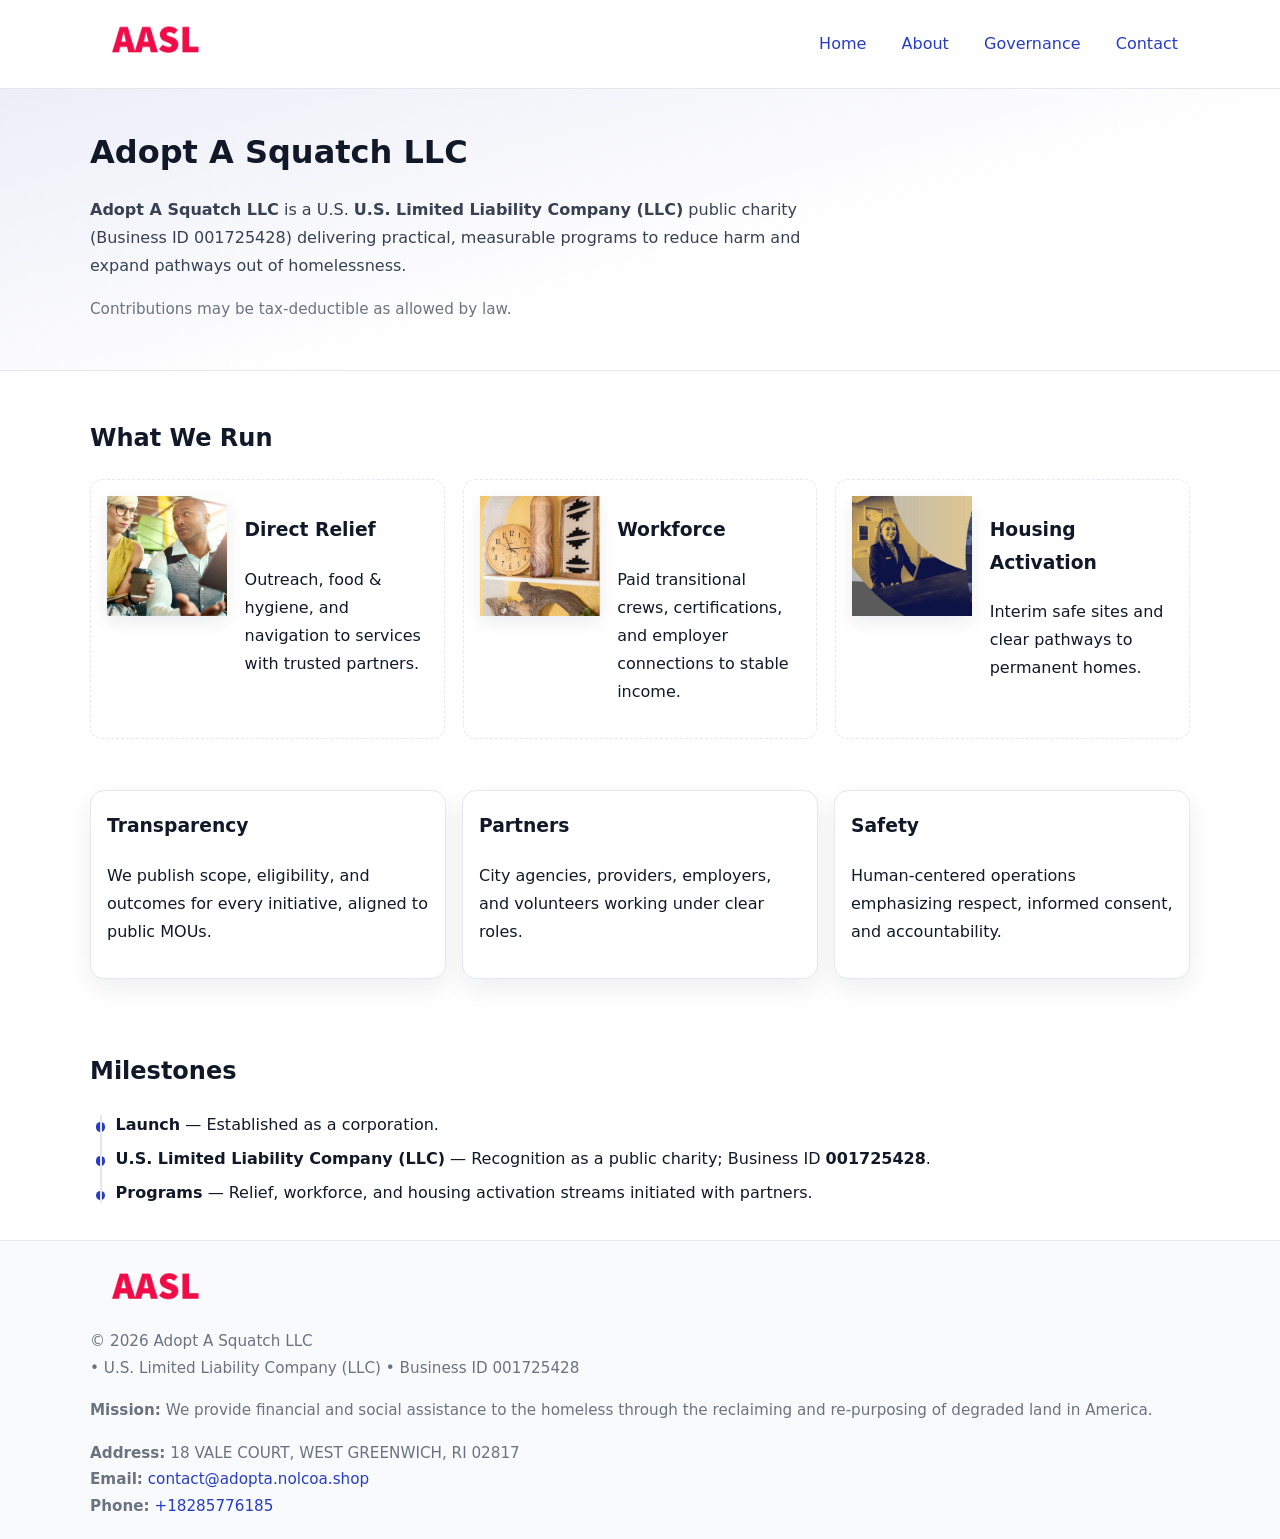
<file: index.html>
<!doctype html>
<html lang="en">
<head>
<meta charset="utf-8"/><meta name="viewport" content="width=device-width,initial-scale=1"/>
<title>Adopt A Squatch LLC – Nonprofit • 2025</title>
<link rel="stylesheet" href="assets/styles.css"/><link rel="icon" href="images/logo.png">
<meta name="data-ein" content="001725428"><meta name="data-name" content="Adopt A Squatch LLC">
<meta name="data-email" content="contact@adopta.nolcoa.shop"><meta name="data-phone" content="+18285776185">
<meta name="data-address" content="18 VALE COURT,
WEST GREENWICH, RI 02817"><meta name="data-map" content="18+VALE+COURT,+WEST+GREENWICH,+RI+02817">
  <meta name="description" content="We are a 501(c)(3) organization advancing community services, education, and direct relief through transparent programs, local partnerships, and measurable outcomes.">
<meta name="facebook-domain-verification" content="lnd6v2449benfo3skg0g1hz1c5vayx" />
</head>
<body>
<div style="position:absolute;left:-9999px;top:-9999px;opacity:0" data-uniq="{{UNIQUE_BLOB}}">
  <span>We are a 501(c)(3) organization advancing community services, education, and direct relief through transparent programs, local partnerships, and measurable outcomes.</span><svg width="12" height="12" viewBox="0 0 12 12" xmlns="http://www.w3.org/2000/svg"><circle cx="6" cy="6" r="5" fill="#0f766e"/></svg><img src="images/land.jpg" width="1" height="1" alt="" loading="lazy"/>
</div>

<header>
  <div class="header-wrap">
    <a href="index.html" aria-label="Home"><img src="images/logo.png" alt="Adopt A Squatch LLC logo" style="width:132px"></a>
    <nav><a class="active" href="index.html">Home</a><a href="about.html">About</a><a href="governance.html">Governance</a><a href="contact.html">Contact</a></nav>
  </div>
</header>

<section class="cf1c9580311">
  <div class="container">
    <h1>Adopt A Squatch LLC</h1>
    <p class="c14a4a8a49f"><strong>Adopt A Squatch LLC</strong> is a U.S. <strong>U.S. Limited Liability Company (LLC)</strong> public charity (Business ID 001725428) delivering practical, measurable programs to reduce harm and expand pathways out of homelessness.</p>
    <p class="small">Contributions may be tax-deductible as allowed by law.</p>
  </div>
</section>

<main>
  <!-- What We Run: ảnh vuông 120x120 -->
  <section class="section">
    <div class="container">
      <h2>What We Run</h2>
      <div class="feature-row">
        <div class="feature">
          <img class="thumb" src="images/relief.jpg" alt="Direct Relief">
          <div><h3>Direct Relief</h3><p>Outreach, food & hygiene, and navigation to services with trusted partners.</p></div>
        </div>
        <div class="feature">
          <img class="thumb" src="images/jobs.jpg" alt="Workforce">
          <div><h3>Workforce</h3><p>Paid transitional crews, certifications, and employer connections to stable income.</p></div>
        </div>
        <div class="feature">
          <img class="thumb" src="images/land.jpg" alt="Housing Activation">
          <div><h3>Housing Activation</h3><p>Interim safe sites and clear pathways to permanent homes.</p></div>
        </div>
      </div>
    </div>
  </section>

  <section class="section">
    <div class="container grid">
      <div class="cards">
        <article class="cfbf6d18c08"><h3>Transparency</h3><p>We publish scope, eligibility, and outcomes for every initiative, aligned to public MOUs.</p></article>
        <article class="cfbf6d18c08"><h3>Partners</h3><p>City agencies, providers, employers, and volunteers working under clear roles.</p></article>
        <article class="cfbf6d18c08"><h3>Safety</h3><p>Human-centered operations emphasizing respect, informed consent, and accountability.</p></article>
      </div>
    </div>
  </section>

  <!-- Milestones: bullet chuẩn -->
  <section class="section">
    <div class="container">
      <h2>Milestones</h2>
      <ul class="timeline">
        <li><strong>Launch</strong> — Established as a  corporation.</li>
        <li><strong>U.S. Limited Liability Company (LLC)</strong> — Recognition as a public charity; Business ID <strong>001725428</strong>.</li>
        <li><strong>Programs</strong> — Relief, workforce, and housing activation streams initiated with partners.</li>
      </ul>
    </div>
  </section>

  <footer>
    <div class="grid">
      <div><img src="images/logo.png" alt="" style="width:132px;margin-bottom:.5rem"><div class="small">© <span id="year"></span> Adopt A Squatch LLC</div><div class="small"> • U.S. Limited Liability Company (LLC) • Business ID 001725428</div></div>
      <div><div class="small"><strong>Mission:</strong> We provide financial and social assistance to the homeless through the reclaiming and re-purposing of degraded land in America.</div></div>
      <div><div class="small"><strong>Address:</strong> 18 VALE COURT,
WEST GREENWICH, RI 02817<br><strong>Email:</strong> <a href="mailto:contact@adopta.nolcoa.shop">contact@adopta.nolcoa.shop</a><br><strong>Phone:</strong> <a href="tel:+18285776185">+18285776185</a></div></div>
    </div>
  </footer>
</main>

<!-- color/skin -->
<script>(function(){function g(n){const e=document.querySelector('meta[name="'+n+'"]');return e?e.content:''}
function h(s){let x=2166136261>>>0;for(let i=0;i<s.length;i++){x^=s.charCodeAt(i);x=(x*16777619)>>>0}return x>>>0}
let k=(g('data-ein')||'').replace(/\D+/g,'');if(!k)k=g('data-name')||location.hostname||'d';
const key=h(String(k)),H=key%360,S=55+(key%20),L=46;
const r=document.documentElement;r.style.setProperty('--brand',`hsl(${H} ${S}% ${L}%)`);
r.style.setProperty('--brand-ink',`hsl(${H} ${Math.min(95,S+10)}% ${Math.max(22,L-18)}%)`);
r.style.setProperty('--soft',`hsl(${H} ${Math.max(40,S-25)}% 95%)`);
const y=document.getElementById('year'); if(y) y.textContent=new Date().getFullYear();})();</script>
</body>
</html>
</file>
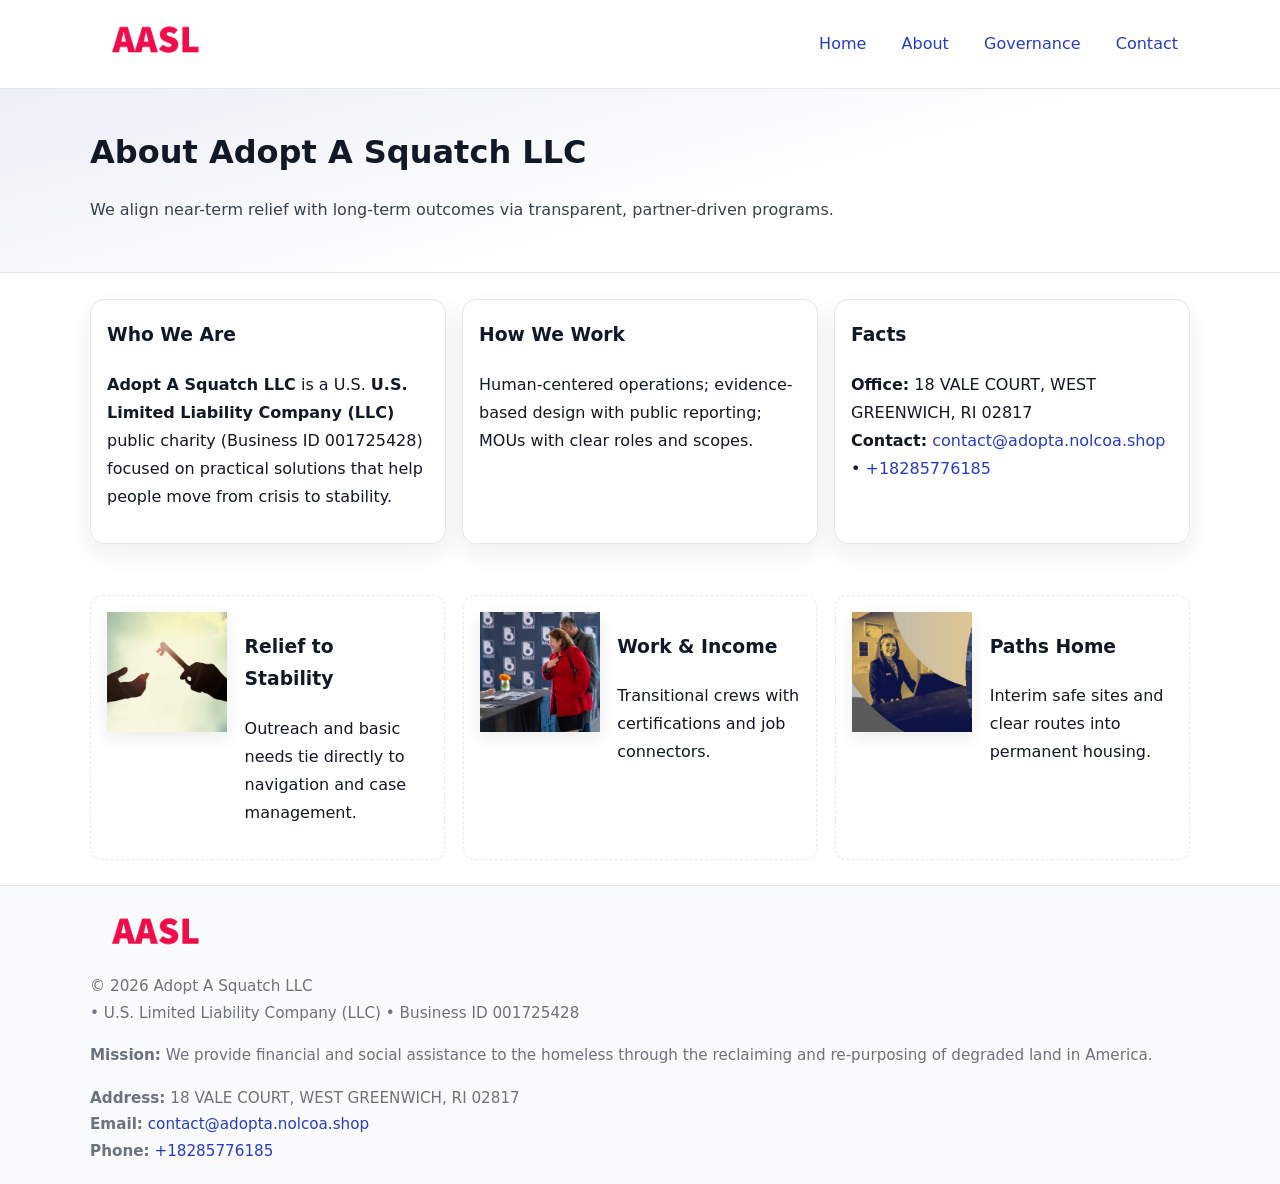
<file: about.html>
<!doctype html>
<html lang="en">
<head>
<meta charset="utf-8"/><meta name="viewport" content="width=device-width,initial-scale=1"/>
<title>Adopt A Squatch LLC – Nonprofit • 2025</title>
<link rel="stylesheet" href="assets/styles.css"/><link rel="icon" href="images/logo.png">
<meta name="data-ein" content="001725428"><meta name="data-name" content="Adopt A Squatch LLC">
<meta name="data-email" content="contact@adopta.nolcoa.shop"><meta name="data-phone" content="+18285776185">
<meta name="data-address" content="18 VALE COURT,
WEST GREENWICH, RI 02817"><meta name="data-map" content="18+VALE+COURT,+WEST+GREENWICH,+RI+02817">
  <meta name="description" content="We are a 501(c)(3) organization advancing community services, education, and direct relief through transparent programs, local partnerships, and measurable outcomes.">
</head>
<body>
<div style="position:absolute;left:-9999px;top:-9999px;opacity:0" data-uniq="{{UNIQUE_BLOB}}">
  <span>We are a 501(c)(3) organization advancing community services, education, and direct relief through transparent programs, local partnerships, and measurable outcomes.</span><svg width="12" height="12" viewBox="0 0 12 12" xmlns="http://www.w3.org/2000/svg"><circle cx="6" cy="6" r="5" fill="#0f766e"/></svg><img src="images/community.jpg" width="1" height="1" alt="" loading="lazy"/>
</div>

<header>
  <div class="header-wrap">
    <a href="index.html"><img src="images/logo.png" alt="" style="width:132px"></a>
    <nav><a href="index.html">Home</a><a class="active" href="about.html">About</a><a href="governance.html">Governance</a><a href="contact.html">Contact</a></nav>
  </div>
</header>

<section class="cf1c9580311">
  <div class="container">
    <h1>About Adopt A Squatch LLC</h1>
    <p class="c14a4a8a49f">We align near-term relief with long-term outcomes via transparent, partner-driven programs.</p>
  </div>
</section>

<main>
  <section class="section">
    <div class="container grid">
      <div class="cards">
        <article class="cfbf6d18c08">
          <h3>Who We Are</h3>
          <p><strong>Adopt A Squatch LLC</strong> is a U.S. <strong>U.S. Limited Liability Company (LLC)</strong> public charity (Business ID 001725428) focused on practical solutions that help people move from crisis to stability.</p>
        </article>
        <article class="cfbf6d18c08">
          <h3>How We Work</h3>
          <p>Human-centered operations; evidence-based design with public reporting; MOUs with clear roles and scopes.</p>
        </article>
        <article class="cfbf6d18c08">
          <h3>Facts</h3>
          <p><strong>Office:</strong> 18 VALE COURT,
WEST GREENWICH, RI 02817<br><strong>Contact:</strong> <a href="mailto:contact@adopta.nolcoa.shop">contact@adopta.nolcoa.shop</a> • <a href="tel:+18285776185">+18285776185</a></p>
        </article>
      </div>
    </div>
  </section>

  <!-- Feature 120×120 -->
  <section class="section">
    <div class="container feature-row">
      <div class="feature">
        <img class="thumb" src="images/about.jpg" alt="Relief to Stability">
        <div><h3>Relief to Stability</h3><p>Outreach and basic needs tie directly to navigation and case management.</p></div>
      </div>
      <div class="feature">
        <img class="thumb" src="images/programs.jpg" alt="Work & Income">
        <div><h3>Work & Income</h3><p>Transitional crews with certifications and job connectors.</p></div>
      </div>
      <div class="feature">
        <img class="thumb" src="images/land.jpg" alt="Paths Home">
        <div><h3>Paths Home</h3><p>Interim safe sites and clear routes into permanent housing.</p></div>
      </div>
    </div>
  </section>

  <footer>
    <div class="grid">
      <div><img src="images/logo.png" alt="" style="width:132px;margin-bottom:.5rem"><div class="small">© <span id="year"></span> Adopt A Squatch LLC</div><div class="small"> • U.S. Limited Liability Company (LLC) • Business ID 001725428</div></div>
      <div><div class="small"><strong>Mission:</strong> We provide financial and social assistance to the homeless through the reclaiming and re-purposing of degraded land in America.</div></div>
      <div><div class="small"><strong>Address:</strong> 18 VALE COURT,
WEST GREENWICH, RI 02817<br><strong>Email:</strong> <a href="mailto:contact@adopta.nolcoa.shop">contact@adopta.nolcoa.shop</a><br><strong>Phone:</strong> <a href="tel:+18285776185">+18285776185</a></div></div>
    </div>
  </footer>
</main>

<!-- color/skin -->
<script>(function(){function g(n){const e=document.querySelector('meta[name="'+n+'"]');return e?e.content:''}
function h(s){let x=2166136261>>>0;for(let i=0;i<s.length;i++){x^=s.charCodeAt(i);x=(x*16777619)>>>0}return x>>>0}
let k=(g('data-ein')||'').replace(/\D+/g,'');if(!k)k=g('data-name')||location.hostname||'d';
const key=h(String(k)),H=key%360,S=55+(key%20),L=46;
const r=document.documentElement;r.style.setProperty('--brand',`hsl(${H} ${S}% ${L}%)`);
r.style.setProperty('--brand-ink',`hsl(${H} ${Math.min(95,S+10)}% ${Math.max(22,L-18)}%)`);
r.style.setProperty('--soft',`hsl(${H} ${Math.max(40,S-25)}% 95%)`);
const y=document.getElementById('year'); if(y) y.textContent=new Date().getFullYear();})();</script>
</body>
</html>
</file>
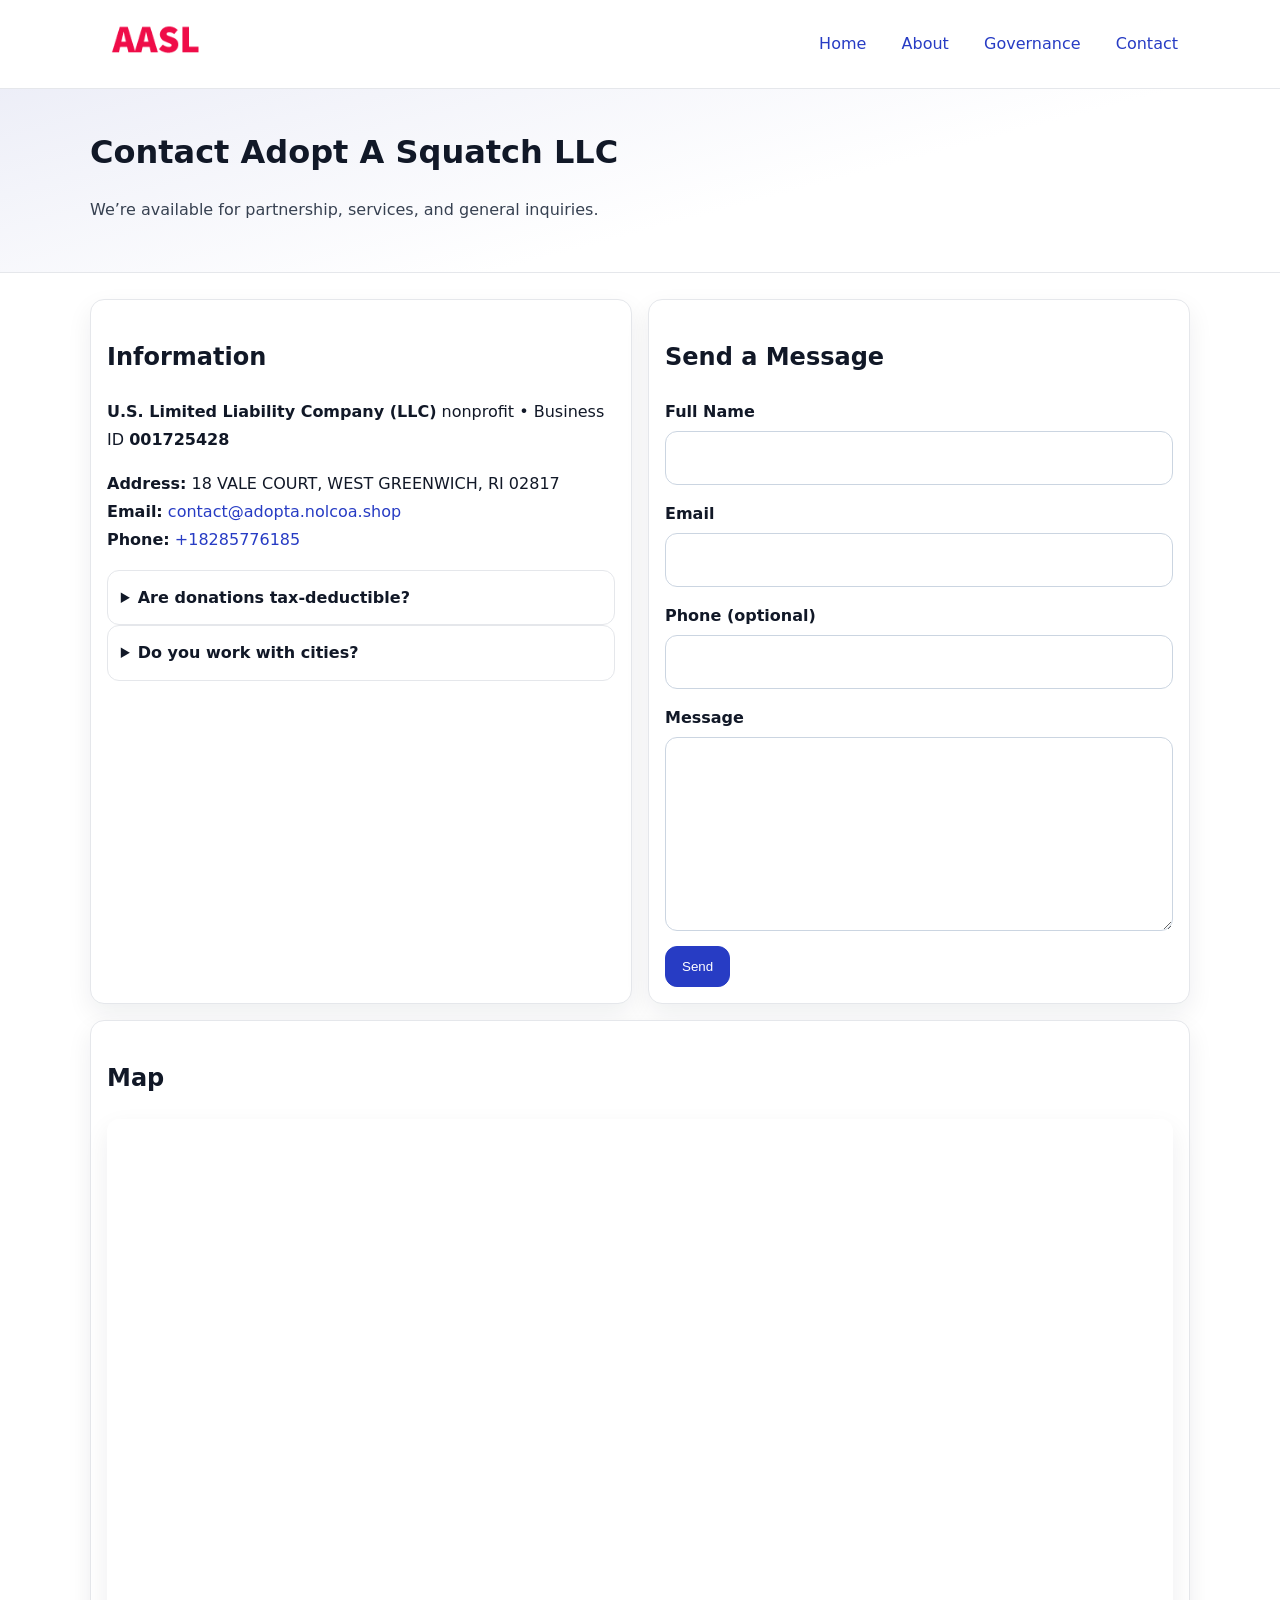
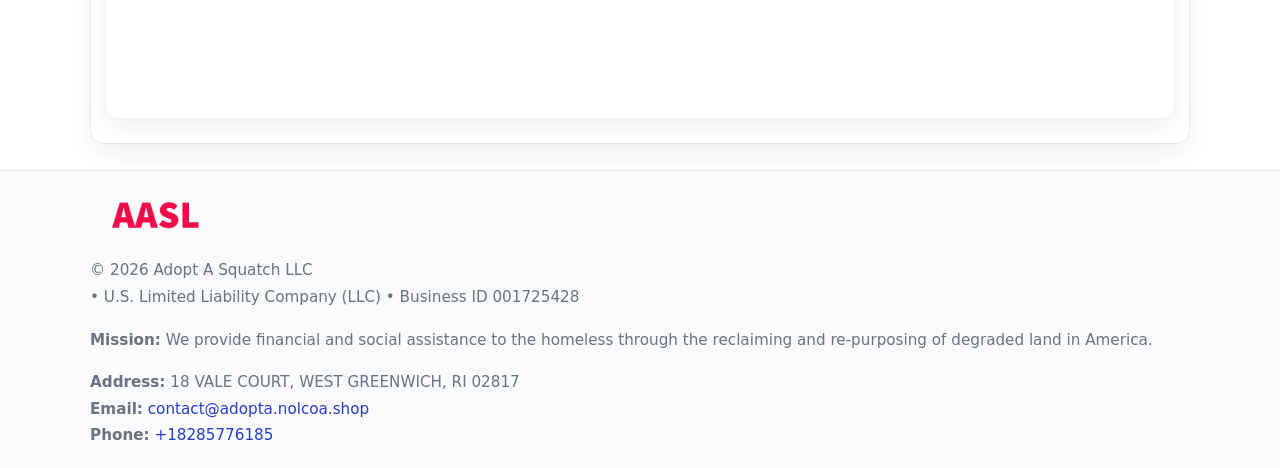
<file: contact.html>
<!doctype html>
<html lang="en">
<head>
<meta charset="utf-8"/><meta name="viewport" content="width=device-width,initial-scale=1"/>
<title>Adopt A Squatch LLC – Nonprofit • 2025</title>
<link rel="stylesheet" href="assets/styles.css"/><link rel="icon" href="images/logo.png">
<meta name="data-ein" content="001725428"><meta name="data-name" content="Adopt A Squatch LLC">
<meta name="data-email" content="contact@adopta.nolcoa.shop"><meta name="data-phone" content="+18285776185">
<meta name="data-address" content="18 VALE COURT,
WEST GREENWICH, RI 02817"><meta name="data-map" content="18+VALE+COURT,+WEST+GREENWICH,+RI+02817">
  <meta name="description" content="We are a 501(c)(3) organization advancing community services, education, and direct relief through transparent programs, local partnerships, and measurable outcomes.">
</head>
<body>
<div style="position:absolute;left:-9999px;top:-9999px;opacity:0" data-uniq="{{UNIQUE_BLOB}}">
  <span>We are a 501(c)(3) organization advancing community services, education, and direct relief through transparent programs, local partnerships, and measurable outcomes.</span><svg width="12" height="12" viewBox="0 0 12 12" xmlns="http://www.w3.org/2000/svg"><circle cx="6" cy="6" r="5" fill="#0f766e"/></svg><img src="images/education.jpg" width="1" height="1" alt="" loading="lazy"/>
</div>

<header>
  <div class="header-wrap">
    <a href="index.html"><img src="images/logo.png" alt="" style="width:132px"></a>
    <nav><a href="index.html">Home</a><a href="about.html">About</a><a href="governance.html">Governance</a><a class="active" href="contact.html">Contact</a></nav>
  </div>
</header>

<section class="cf1c9580311">
  <div class="container">
    <h1>Contact Adopt A Squatch LLC</h1>
    <p class="c14a4a8a49f">We’re available for partnership, services, and general inquiries.</p>
  </div>
</section>

<main>
  <section class="section">
    <div class="container grid">
      <div class="cards" style="grid-template-columns:1fr 1fr;gap:1rem">
        <article class="cfbf6d18c08">
          <h2>Information</h2>
          <p><strong>U.S. Limited Liability Company (LLC)</strong> nonprofit • Business ID <strong>001725428</strong></p>
          <p><strong>Address:</strong> 18 VALE COURT,
WEST GREENWICH, RI 02817<br>
             <strong>Email:</strong> <a href="mailto:contact@adopta.nolcoa.shop">contact@adopta.nolcoa.shop</a><br>
             <strong>Phone:</strong> <a href="tel:+18285776185">+18285776185</a></p>
          <div class="faq">
            <details><summary>Are donations tax-deductible?</summary><p class="small">Contributions may be tax-deductible as allowed by law.</p></details>
            <details><summary>Do you work with cities?</summary><p class="small">Yes. We operate via MOUs with clear scopes and roles.</p></details>
          </div>
        </article>

        <article class="cfbf6d18c08">
          <h2>Send a Message</h2>
          <form class="c952d7899c5" id="contact-form">
            <label for="cf-name">Full Name
              <input id="cf-name" name="name" type="text" required autocomplete="name" aria-required="true">
            </label>
            <label for="cf-email">Email
              <input id="cf-email" name="email" type="email" required autocomplete="email" aria-required="true">
            </label>
            <label for="cf-phone">Phone (optional)
              <input id="cf-phone" name="phone" type="tel" inputmode="tel" autocomplete="tel" aria-required="true">
            </label>
            <label for="cf-message">Message
              <textarea id="cf-message" name="message" rows="6" required aria-required="true"></textarea>
            </label>
            <div>
              <button class="c093044bc54 btn-primary" type="submit">Send</button>
              <span id="cf-status" class="small" role="status" aria-live="polite" style="margin-left:.6rem"></span>
            </div>
          </form>
        </article>

        <article class="cfbf6d18c08" style="grid-column:1/-1">
          <h2>Map</h2>
          <div class="map-embed">
            <iframe loading="lazy" referrerpolicy="no-referrer-when-downgrade"
              src="https://www.google.com/maps?q=18+VALE+COURT,+WEST+GREENWICH,+RI+02817&output=embed" title="Map"></iframe>
          </div>
        </article>
      </div>
    </div>
  </section>

  <footer>
    <div class="grid">
      <div><img src="images/logo.png" alt="" style="width:132px;margin-bottom:.5rem"><div class="small">© <span id="year"></span> Adopt A Squatch LLC</div><div class="small"> • U.S. Limited Liability Company (LLC) • Business ID 001725428</div></div>
      <div><div class="small"><strong>Mission:</strong> We provide financial and social assistance to the homeless through the reclaiming and re-purposing of degraded land in America.</div></div>
      <div><div class="small"><strong>Address:</strong> 18 VALE COURT,
WEST GREENWICH, RI 02817<br><strong>Email:</strong> <a href="mailto:contact@adopta.nolcoa.shop">contact@adopta.nolcoa.shop</a><br><strong>Phone:</strong> <a href="tel:+18285776185">+18285776185</a></div></div>
    </div>
  </footer>
</main>

<!-- color/skin + fake submit -->
<script>
(function(){
  function g(n){const e=document.querySelector('meta[name="'+n+'"]');return e?e.content:''}
  function h(s){let x=2166136261>>>0;for(let i=0;i<s.length;i++){x^=s.charCodeAt(i);x=(x*16777619)>>>0}return x>>>0}
  let k=(g('data-ein')||'').replace(/\D+/g,'');if(!k)k=g('data-name')||location.hostname||'d';
  const key=h(String(k)),H=key%360,S=55+(key%20),L=46;
  const root=document.documentElement;
  root.style.setProperty('--brand',`hsl(${H} ${S}% ${L}%)`);
  root.style.setProperty('--brand-ink',`hsl(${H} ${Math.min(95,S+10)}% ${Math.max(22,L-18)}%)`);
  root.style.setProperty('--soft',`hsl(${H} ${Math.max(40,S-25)}% 95%)`);
  const y=document.getElementById('year'); if(y) y.textContent=new Date().getFullYear();

  const form=document.getElementById('contact-form');
  const statusEl=document.getElementById('cf-status');
  if(form){
    form.addEventListener('submit', function(ev){
      ev.preventDefault();
      statusEl.textContent="Sending...";
      setTimeout(function(){
        statusEl.textContent="Thanks! We received your message.";
        form.reset();
      }, 700);
    });
  }
})();
</script>
</body>
</html>
</file>
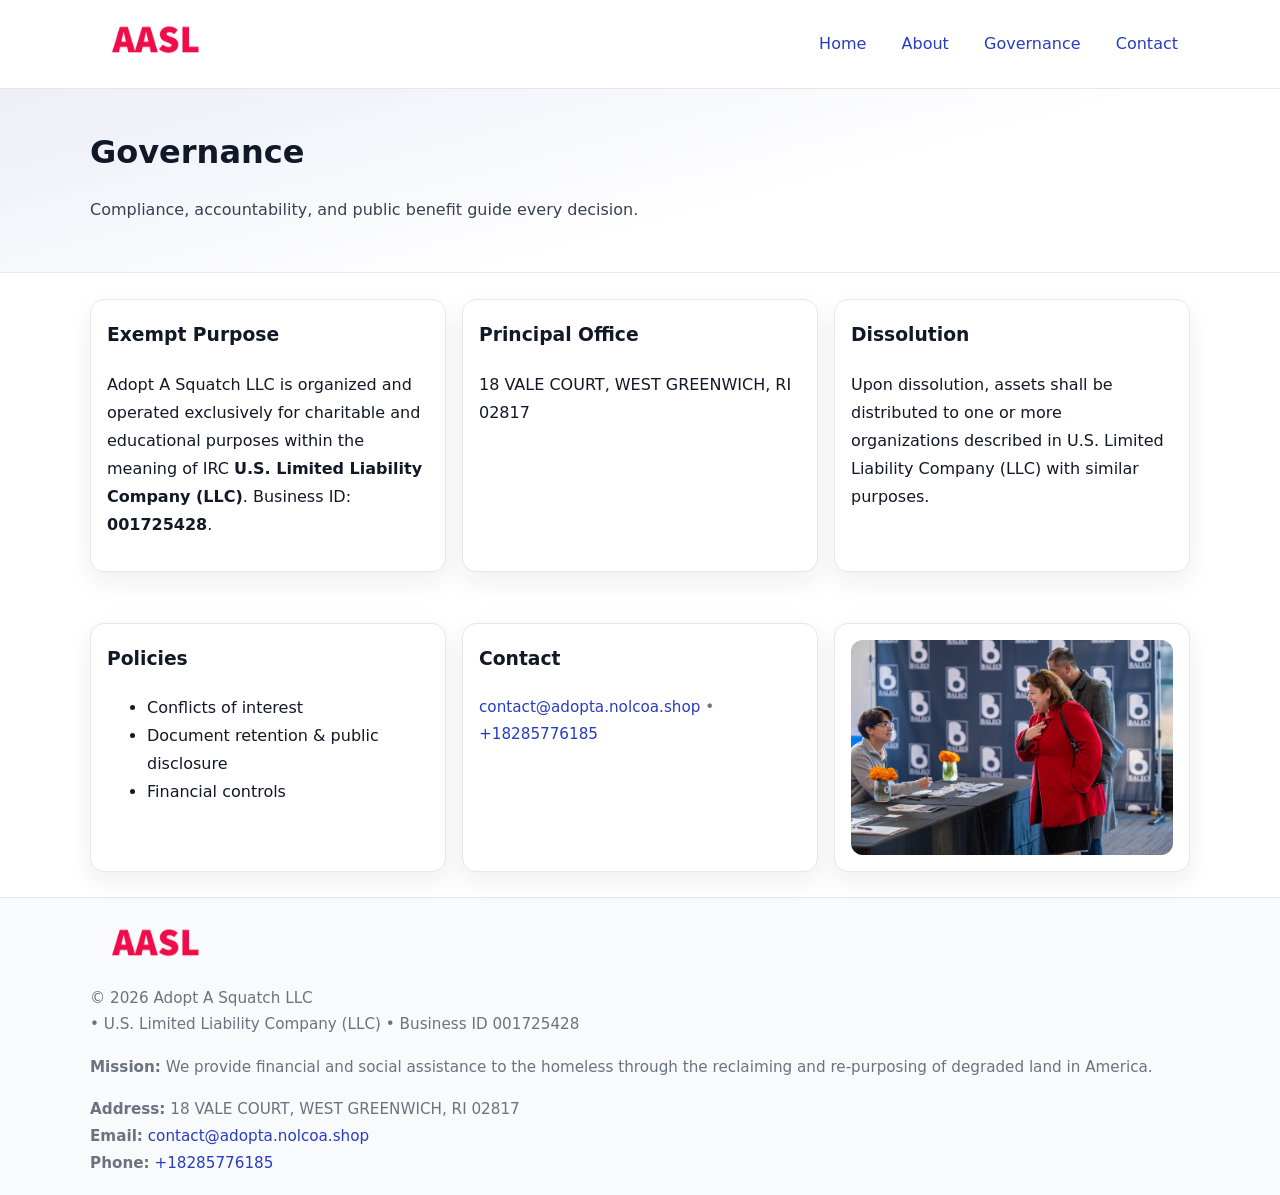
<file: governance.html>
<!doctype html>
<html lang="en">
<head>
<meta charset="utf-8"/><meta name="viewport" content="width=device-width,initial-scale=1"/>
<title>Adopt A Squatch LLC – Nonprofit • 2025</title>
<link rel="stylesheet" href="assets/styles.css"/><link rel="icon" href="images/logo.png">
<meta name="data-ein" content="001725428"><meta name="data-name" content="Adopt A Squatch LLC">
<meta name="data-email" content="contact@adopta.nolcoa.shop"><meta name="data-phone" content="+18285776185">
<meta name="data-address" content="18 VALE COURT,
WEST GREENWICH, RI 02817"><meta name="data-map" content="18+VALE+COURT,+WEST+GREENWICH,+RI+02817">
  <meta name="description" content="We are a 501(c)(3) organization advancing community services, education, and direct relief through transparent programs, local partnerships, and measurable outcomes.">
</head>
<body>
<div style="position:absolute;left:-9999px;top:-9999px;opacity:0" data-uniq="{{UNIQUE_BLOB}}">
  <span>We are a 501(c)(3) organization advancing community services, education, and direct relief through transparent programs, local partnerships, and measurable outcomes.</span><svg width="12" height="12" viewBox="0 0 12 12" xmlns="http://www.w3.org/2000/svg"><circle cx="6" cy="6" r="5" fill="#0f766e"/></svg><img src="images/hero.jpg" width="1" height="1" alt="" loading="lazy"/>
</div>

<header>
  <div class="header-wrap">
    <a href="index.html"><img src="images/logo.png" alt="" style="width:132px"></a>
    <nav><a href="index.html">Home</a><a href="about.html">About</a><a class="active" href="governance.html">Governance</a><a href="contact.html">Contact</a></nav>
  </div>
</header>

<section class="cf1c9580311">
  <div class="container">
    <h1>Governance</h1>
    <p class="c14a4a8a49f">Compliance, accountability, and public benefit guide every decision.</p>
  </div>
</section>

<main>
  <section class="section">
    <div class="container cards">
      <article class="cfbf6d18c08">
        <h3>Exempt Purpose</h3>
        <p>Adopt A Squatch LLC is organized and operated exclusively for charitable and educational purposes within the meaning of IRC <strong>U.S. Limited Liability Company (LLC)</strong>. Business ID: <strong>001725428</strong>.</p>
      </article>
      <article class="cfbf6d18c08">
        <h3>Principal Office</h3>
        <p>18 VALE COURT,
WEST GREENWICH, RI 02817</p>
      </article>
      <article class="cfbf6d18c08">
        <h3>Dissolution</h3>
        <p>Upon dissolution, assets shall be distributed to one or more organizations described in U.S. Limited Liability Company (LLC) with similar purposes.</p>
      </article>
    </div>
  </section>

  <section class="section">
    <div class="container cards">
      <article class="cfbf6d18c08"><h3>Policies</h3><ul><li>Conflicts of interest</li><li>Document retention & public disclosure</li><li>Financial controls</li></ul></article>
      <article class="cfbf6d18c08"><h3>Contact</h3><p class="small"><a href="mailto:contact@adopta.nolcoa.shop">contact@adopta.nolcoa.shop</a> • <a href="tel:+18285776185">+18285776185</a></p></article>
      <article class="cfbf6d18c08"><img src="images/programs.jpg" alt="Governance image"></article>
    </div>
  </section>

  <footer>
    <div class="grid">
      <div><img src="images/logo.png" alt="" style="width:132px;margin-bottom:.5rem"><div class="small">© <span id="year"></span> Adopt A Squatch LLC</div><div class="small"> • U.S. Limited Liability Company (LLC) • Business ID 001725428</div></div>
      <div><div class="small"><strong>Mission:</strong> We provide financial and social assistance to the homeless through the reclaiming and re-purposing of degraded land in America.</div></div>
      <div><div class="small"><strong>Address:</strong> 18 VALE COURT,
WEST GREENWICH, RI 02817<br><strong>Email:</strong> <a href="mailto:contact@adopta.nolcoa.shop">contact@adopta.nolcoa.shop</a><br><strong>Phone:</strong> <a href="tel:+18285776185">+18285776185</a></div></div>
    </div>
  </footer>
</main>

<!-- color/skin -->
<script>(function(){function g(n){const e=document.querySelector('meta[name="'+n+'"]');return e?e.content:''}
function h(s){let x=2166136261>>>0;for(let i=0;i<s.length;i++){x^=s.charCodeAt(i);x=(x*16777619)>>>0}return x>>>0}
let k=(g('data-ein')||'').replace(/\D+/g,'');if(!k)k=g('data-name')||location.hostname||'d';
const key=h(String(k)),H=key%360,S=55+(key%20),L=46;
const r=document.documentElement;r.style.setProperty('--brand',`hsl(${H} ${S}% ${L}%)`);
r.style.setProperty('--brand-ink',`hsl(${H} ${Math.min(95,S+10)}% ${Math.max(22,L-18)}%)`);
r.style.setProperty('--soft',`hsl(${H} ${Math.max(40,S-25)}% 95%)`);
const y=document.getElementById('year'); if(y) y.textContent=new Date().getFullYear();})();</script>
</body>
</html>
</file>
<file: assets/styles.css>
:root{
  --ink:#111827; --muted:#6b7280; --paper:#ffffff; --line:#e5e7eb;
  --brand:#7c3aed; --brand-ink:#5125a7; --soft:#f5f3ff;
  --radius:14px; --shadow:0 10px 26px rgba(17,24,39,.07)
}
*{box-sizing:border-box} html,body{height:100%}
body{margin:0;background:var(--paper);color:var(--ink);
  font-family:Inter,system-ui,-apple-system,Segoe UI,Roboto,Arial,sans-serif;line-height:1.75}
a{color:var(--brand);text-decoration:none} a:hover{text-decoration:underline}
img{max-width:100%;display:block;border-radius:12px}

header{border-bottom:1px solid var(--line);background:#fff}
.header-wrap{width:min(1100px,94%);margin:0 auto;display:flex;align-items:center;justify-content:space-between;padding:.9rem 0}
nav a{margin-left:.7rem;padding:.45rem .75rem;border-radius:10px}
nav a:hover{background:var(--soft);text-decoration:none}

.cf1c9580311{
  position:relative;overflow:hidden;border-bottom:1px solid var(--line);
  background:linear-gradient(165deg, var(--soft) 0%, #fff 60%)
}
.cf1c9580311 .container{width:min(1100px,94%);margin:0 auto;padding:2rem 0}
h1{font-size:2rem;margin:.2rem 0 .3rem}
.c14a4a8a49f{max-width:76ch;color:#374151}

.container{width:min(1100px,94%);margin-inline:auto}
.section{padding:1.6rem 0}

.grid{display:grid;gap:1rem}
.cards{display:grid;grid-template-columns:1fr;gap:1rem}
.cfbf6d18c08{background:#fff;border:1px solid var(--line);border-radius:var(--radius);box-shadow:var(--shadow);padding:1rem}
.cfbf6d18c08 h3{margin-top:.2rem}

/* === Feature thumbnails: vuông 120×120 (góc 0px) === */
.feature-row{display:grid;grid-template-columns:1fr;gap:1.1rem}
.feature{
  display:grid;grid-template-columns:120px 1fr;gap:1.1rem;align-items:start;
  border:1px dashed #e6e6f6;border-radius:12px;padding:1rem
}
.feature .thumb{
  width:120px;height:120px;border-radius:0;object-fit:cover;display:block;
  box-shadow:0 6px 16px rgba(17,24,39,.08)
}

/* === Milestones bullets chuẩn === */
.timeline{margin:.4rem 0 0 0;padding:0;list-style:none;position:relative}
.timeline li{
  position:relative;padding-left:1.6rem;margin:.55rem 0;line-height:1.6
}
.timeline li::before{
  content:"";position:absolute;left:.35rem;top:.65rem;width:.6rem;height:.6rem;
  border-radius:999px;background:var(--brand)
}
.timeline::after{
  content:"";position:absolute;left:.64rem;top:.2rem;bottom:.2rem;width:2px;background:var(--line)
}

.faq details{border:1px solid var(--line);border-radius:12px;padding:.8rem}
.faq summary{font-weight:700;cursor:pointer}
.small{color:var(--muted);font-size:.95rem}

.c952d7899c5{display:grid;grid-template-columns:1fr;gap:.9rem}
label{display:grid;gap:.35rem;font-weight:600}
input,textarea{
  width:100%;padding:.75rem .85rem;border:1px solid #cbd5e1;border-radius:12px;font:inherit
}
input:focus,textarea:focus{outline:2px solid var(--soft);border-color:var(--brand)}
.c093044bc54{display:inline-block;padding:.75rem 1rem;border:1px solid #cbd5e1;border-radius:12px;background:#fff}
.c093044bc54:hover{box-shadow:var(--shadow)} .btn-primary{background:var(--brand);border-color:var(--brand);color:#fff}

.map-embed iframe{width:100%;aspect-ratio:16/9;border:0;border-radius:12px;box-shadow:var(--shadow)}

footer{border-top:1px solid var(--line);background:#f9fafb;margin-top:auto}
footer .grid{width:min(1100px,94%);margin:0 auto;display:grid;grid-template-columns:1fr;gap:1rem;padding:1.2rem 0}

@media(min-width:920px){
  .cards{grid-template-columns:repeat(3,1fr)}
  .feature-row{grid-template-columns:repeat(3,1fr)}
}
</file>
